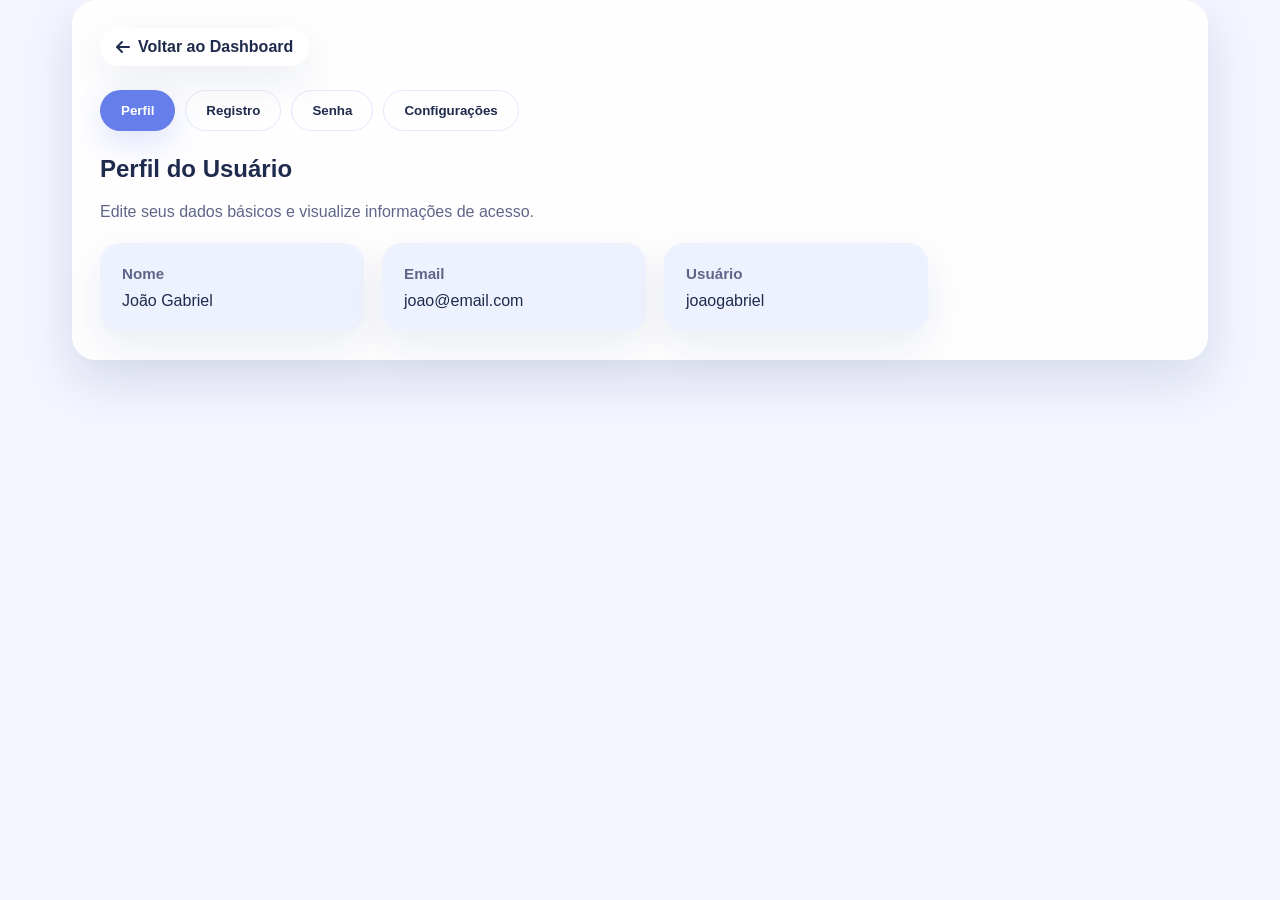
<file: usuario.html>
<!DOCTYPE html>
<html lang="pt-BR">
<head>
    <meta charset="UTF-8">
    <meta name="viewport" content="width=device-width, initial-scale=1.0">
    <title>Usuário | Dashboard</title>
    <link rel="stylesheet" href="https://cdnjs.cloudflare.com/ajax/libs/font-awesome/6.4.0/css/all.min.css">
    <link rel="stylesheet" href="usuario.css">
</head>
<body class="usuario-page">
    <main class="user-interface" id="user-interface">
        <div class="user-topbar">
            <a class="back-button" href="dashboard/dash.html">
                <i class="fas fa-arrow-left"></i> Voltar ao Dashboard
            </a>
        </div>
        <div class="user-panel-tabs">
            <button class="tab-button active" data-tab="perfil">Perfil</button>
            <button class="tab-button" data-tab="registro">Registro</button>
            <button class="tab-button" data-tab="senha">Senha</button>
            <button class="tab-button" data-tab="configuracoes">Configurações</button>
        </div>

        <section class="tab-content active" data-tab="perfil">
            <h2>Perfil do Usuário</h2>
            <p>Edite seus dados básicos e visualize informações de acesso.</p>
            <div class="panel-row">
                <div class="panel-card-small">
                    <h3>Nome</h3>
                    <p id="profileName">João Gabriel</p>
                </div>
                <div class="panel-card-small">
                    <h3>Email</h3>
                    <p id="profileEmail">joao@email.com</p>
                </div>
                <div class="panel-card-small">
                    <h3>Usuário</h3>
                    <p id="profileUsername">joaogabriel</p>
                </div>
            </div>
        </section>

        <section class="tab-content" data-tab="registro">
            <h2>Registro</h2>
            <p>Complete ou atualize seu cadastro para acessar o painel.</p>
            <form class="form-grid">
                <div class="field-group">
                    <label>Nome completo</label>
                    <input id="registroNome" type="text" placeholder="João Gabriel" />
                    <span id="nameError" class="input-error"></span>
                </div>

                <div class="field-group">
                    <label>Nome de usuário</label>
                    <input id="registroUsername" type="text" inputmode="text" maxlength="30" pattern="[A-Za-z0-9]*" placeholder="joaogabriel" />
                    <span id="usernameError" class="input-error"></span>
                </div>

                <div class="field-group">
                    <label>Email</label>
                    <input id="registroEmail" type="email" placeholder="joao@email.com" />
                    <span id="emailError" class="input-error"></span>
                </div>

                <div class="field-group">
                    <label>Telefone</label>
                    <input id="telefone" type="tel" inputmode="numeric" maxlength="16" placeholder="(00) 00000-0000" />
                    <span id="phoneError" class="input-error"></span>
                </div>

                <button id="salvarRegistro" type="button">Salvar registro</button>
            </form>
        </section>

        <section class="tab-content" data-tab="senha">
            <h2>Senha</h2>
            <p>Atualize sua senha para manter sua conta segura.</p>
            <form class="form-grid">
                <label>Senha atual</label>
                <input type="password" placeholder="Senha atual" />

                <label>Nova senha</label>
                <input type="password" placeholder="Nova senha" />

                <label>Confirmar senha</label>
                <input type="password" placeholder="Confirmar nova senha" />

                <button type="button">Atualizar senha</button>
            </form>
        </section>

        <section class="tab-content" data-tab="configuracoes">
            <h2>Configurações</h2>
            <p>Gerencie as preferências do seu painel de usuário.</p>
            <div class="settings-list">
                <div class="setting-item">
                    <span>Ativar notificações</span>
                    <label class="toggle-switch">
                        <input type="checkbox" checked>
                        <span class="slider"></span>
                    </label>
                </div>
                <div class="setting-item">
                    <span>Modo escuro</span>
                    <label class="toggle-switch">
                        <input id="toggleDarkMode" type="checkbox">
                        <span class="slider"></span>
                    </label>
                </div>
                <div class="setting-item">
                    <span>Relatórios semanais</span>
                    <label class="toggle-switch">
                        <input type="checkbox" checked>
                        <span class="slider"></span>
                    </label>
                </div>
            </div>
        </section>
    </main>

    <script>
        function setDarkMode(enabled) {
            document.body.classList.toggle('dark-mode', enabled);
            localStorage.setItem('darkMode', enabled ? 'on' : 'off');
        }

        function updateDarkModeToggle() {
            const toggle = document.getElementById('toggleDarkMode');
            if (toggle) {
                toggle.checked = document.body.classList.contains('dark-mode');
            }
        }

        function applySavedMode() {
            const saved = localStorage.getItem('darkMode');
            if (saved === 'on') {
                setDarkMode(true);
            } else if (saved === 'off') {
                setDarkMode(false);
            }
        }

        function getStoredProfile() {
            return {
                name: localStorage.getItem('profileName') || 'João Gabriel',
                email: localStorage.getItem('profileEmail') || 'joao@email.com',
                username: localStorage.getItem('profileUsername') || 'joaogabriel',
                phone: localStorage.getItem('profilePhone') || '(00) 00000-0000'
            };
        }

        function saveProfile(profile) {
            localStorage.setItem('profileName', profile.name);
            localStorage.setItem('profileEmail', profile.email);
            localStorage.setItem('profileUsername', profile.username);
            localStorage.setItem('profilePhone', profile.phone);
        }

        function updateProfileUI(profile) {
            const nameEl = document.getElementById('profileName');
            const emailEl = document.getElementById('profileEmail');
            const usernameEl = document.getElementById('profileUsername');
            const phoneEl = document.getElementById('profilePhone');
            if (nameEl) nameEl.textContent = profile.name;
            if (emailEl) emailEl.textContent = profile.email;
            if (usernameEl) usernameEl.textContent = profile.username;
            if (phoneEl) phoneEl.textContent = profile.phone;

            const nameInput = document.getElementById('registroNome');
            const emailInput = document.getElementById('registroEmail');
            const usernameInput = document.getElementById('registroUsername');
            const phoneInput = document.getElementById('telefone');
            if (nameInput) nameInput.value = profile.name;
            if (emailInput) emailInput.value = profile.email;
            if (usernameInput) usernameInput.value = profile.username;
            if (phoneInput) phoneInput.value = profile.phone;
        }

        function showInputError(inputId, message) {
            const input = document.getElementById(inputId);
            let errorId = 'phoneError';
            if (inputId === 'registroEmail') errorId = 'emailError';
            if (inputId === 'registroUsername') errorId = 'usernameError';
            const error = document.getElementById(errorId);
            if (input) input.classList.add('invalid-input');
            if (error) error.textContent = message;
        }

        function clearInputError(inputId) {
            const input = document.getElementById(inputId);
            let errorId = 'phoneError';
            if (inputId === 'registroEmail') errorId = 'emailError';
            if (inputId === 'registroUsername') errorId = 'usernameError';
            const error = document.getElementById(errorId);
            if (input) input.classList.remove('invalid-input');
            if (error) error.textContent = '';
        }

        function validateEmail(email) {
            return /^[^\s@]+@[^\s@]+\.[^\s@]+$/.test(email);
        }

        function validatePhone(phone) {
            return /^\(\d{2}\) \d{5}-\d{4}$/.test(phone);
        }

        function validateUsername(username) {
            if (!username) return false;
            if (!/^[A-Za-z0-9]+$/.test(username)) return false;
            const letters = (username.match(/[A-Za-z]/g) || []).length;
            const numbers = (username.match(/[0-9]/g) || []).length;
            return letters <= 20 && numbers <= 10;
        }

        function formatUsername(value) {
            const cleaned = value.replace(/[^A-Za-z0-9]/g, '');
            let letters = 0;
            let numbers = 0;
            let result = '';
            for (const char of cleaned) {
                if (/[A-Za-z]/.test(char)) {
                    if (letters >= 20) continue;
                    letters += 1;
                    result += char;
                } else if (/[0-9]/.test(char)) {
                    if (numbers >= 10) continue;
                    numbers += 1;
                    result += char;
                }
            }
            return result;
        }

        function initProfile() {
            const profile = getStoredProfile();
            updateProfileUI(profile);

            const saveButton = document.getElementById('salvarRegistro');
            if (saveButton) {
                saveButton.addEventListener('click', () => {
                    const name = document.getElementById('registroNome').value.trim() || profile.name;
                    const emailInput = document.getElementById('registroEmail');
                    const phoneInput = document.getElementById('telefone');
                    const username = document.getElementById('registroUsername').value.trim() || profile.username;
                    const email = emailInput ? emailInput.value.trim() : profile.email;
                    const phone = phoneInput ? phoneInput.value.trim() : profile.phone;

                    let valid = true;
                    clearInputError('registroUsername');
                    clearInputError('registroEmail');
                    clearInputError('telefone');

                    if (!validateUsername(username)) {
                        showInputError('registroUsername', 'Use apenas letras e números (até 20 letras e 10 números).');
                        valid = false;
                    }

                    if (!validateEmail(email)) {
                        showInputError('registroEmail', 'Digite um email válido.');
                        valid = false;
                    }

                    if (!validatePhone(phone)) {
                        showInputError('telefone', 'Telefone deve ter o formato (00) 00000-0000.');
                        valid = false;
                    }

                    if (!valid) return;

                    const updated = { name, email, username, phone };
                    saveProfile(updated);
                    updateProfileUI(updated);
                    alert('Informações salvas com sucesso!');
                });
            }
        }

        function formatPhone(value) {
            const digits = value.replace(/\D/g, '').slice(0, 11);
            const d1 = digits.slice(0, 2);
            const d2 = digits.slice(2, 7);
            const d3 = digits.slice(7, 11);
            if (!d1) return '';
            if (!d2) return `(${d1}`;
            if (!d3) return `(${d1}) ${d2}`;
            return `(${d1}) ${d2}-${d3}`;
        }

        function initPhoneMask() {
            const phoneInput = document.getElementById('telefone');
            if (!phoneInput) return;

            phoneInput.addEventListener('input', (event) => {
                const formatted = formatPhone(event.target.value);
                event.target.value = formatted;
            });
        }

        function initUsernameMask() {
            const usernameInput = document.getElementById('registroUsername');
            if (!usernameInput) return;

            usernameInput.addEventListener('input', (event) => {
                const formatted = formatUsername(event.target.value);
                event.target.value = formatted;
            });
        }

        function openUserTab(tabName) {
            const buttons = document.querySelectorAll('.tab-button');
            const contents = document.querySelectorAll('.tab-content');

            buttons.forEach((button) => {
                button.classList.toggle('active', button.dataset.tab === tabName);
            });

            contents.forEach((content) => {
                content.classList.toggle('active', content.dataset.tab === tabName);
            });
        }

        function initUserTabs() {
            const buttons = document.querySelectorAll('.tab-button');
            buttons.forEach((button) => {
                button.addEventListener('click', () => {
                    openUserTab(button.dataset.tab);
                });
            });
        }

        document.addEventListener('DOMContentLoaded', () => {
            applySavedMode();
            initUserTabs();
            initProfile();

            const darkToggle = document.getElementById('toggleDarkMode');
            if (darkToggle) {
                darkToggle.addEventListener('change', (event) => {
                    setDarkMode(event.target.checked);
                });
                updateDarkModeToggle();
            }

            initPhoneMask();
            initUsernameMask();
        });
    </script>
</body>
</html>
</file>
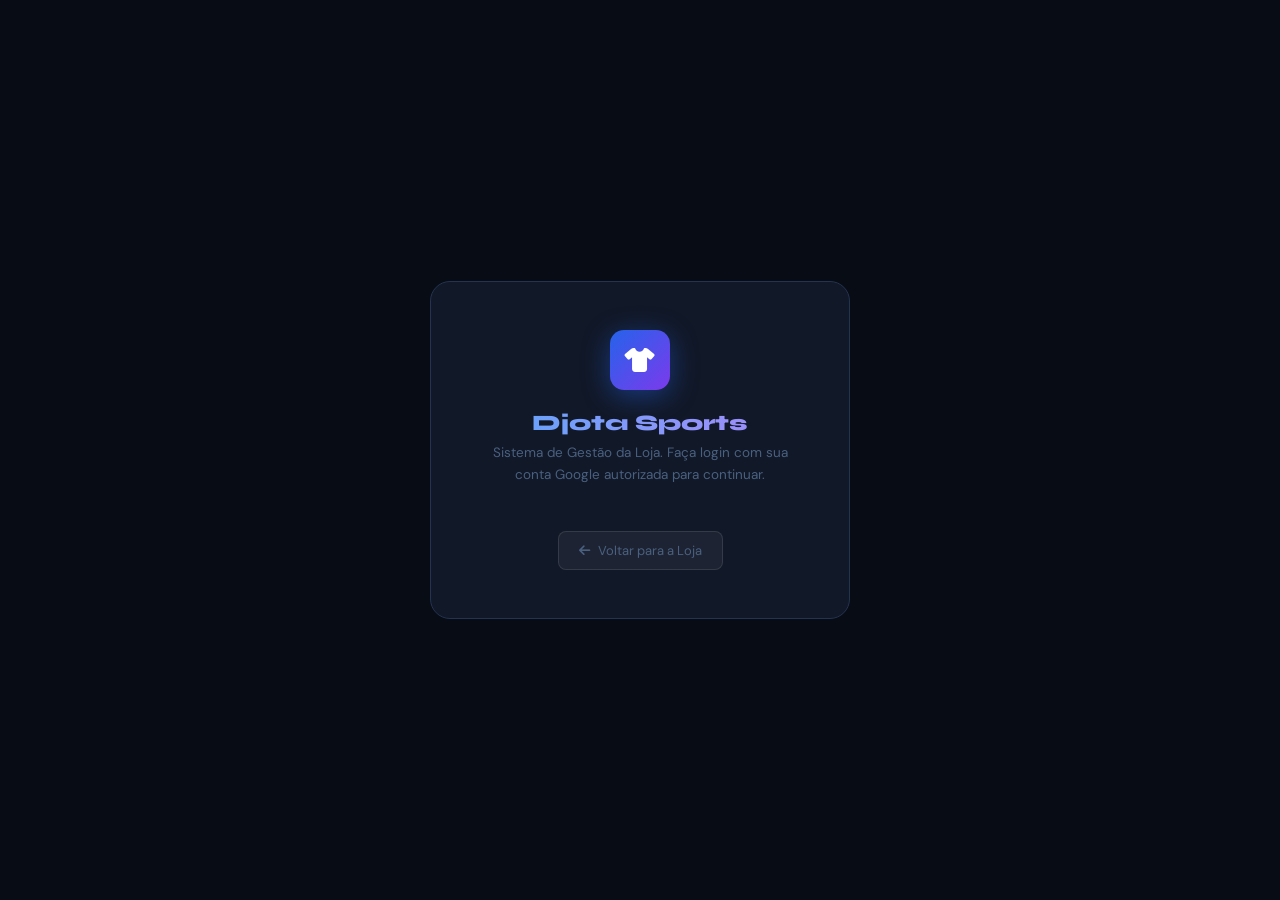
<file: dashboard/dash.html>
<!DOCTYPE html>
<html lang="pt-BR">
<head>
<meta charset="UTF-8">
<meta name="viewport" content="width=device-width, initial-scale=1.0">
<title>Djota Sports — Dashboard</title>

<!-- ═══ GOOGLE IDENTITY SERVICES (Login com Google) ═══ -->
<script src="https://accounts.google.com/gsi/client" async defer></script>

<!-- ═══ ÍCONES E FONTES ═══ -->
<link rel="stylesheet" href="https://cdnjs.cloudflare.com/ajax/libs/font-awesome/6.4.0/css/all.min.css">
<link href="https://fonts.googleapis.com/css2?family=Syne:wght@400;600;700;800&family=DM+Sans:wght@300;400;500;600&display=swap" rel="stylesheet">

<style>
  /* ══════════════════════════════════════════════
     DESIGN TOKENS — tema escuro
  ══════════════════════════════════════════════ */
  :root {
    --bg:        #080c14;
    --surface:   #0d1423;
    --card:      #111827;
    --border:    #1e2d45;
    --border2:   #243352;
    --txt:       #e8edf5;
    --muted:     #4a6080;
    --accent:    #2563eb;
    --accent2:   #7c3aed;
    --green:     #059669;
    --red:       #dc2626;
    --amber:     #d97706;
    --cyan:      #0891b2;
  }
  * { box-sizing: border-box; margin: 0; padding: 0; }
  body {
    font-family: 'DM Sans', sans-serif;
    background: var(--bg);
    color: var(--txt);
    min-height: 100vh;
    overflow-x: hidden;
  }
  h1,h2,h3,.font-display { font-family: 'Syne', sans-serif; }

  /* ══════════════════════════════════════════════
     TELA DE LOGIN
  ══════════════════════════════════════════════ */
  #login-screen {
    position: fixed; inset: 0;
    background: var(--bg);
    display: flex; align-items: center; justify-content: center;
    z-index: 9999;
    transition: opacity .3s ease;
  }
  #login-screen.hidden { opacity: 0; pointer-events: none; }

  .login-card {
    background: var(--card);
    border: 1px solid var(--border2);
    border-radius: 20px;
    padding: 48px 44px;
    width: min(92vw, 420px);
    text-align: center;
    animation: slideUp .4s ease both;
  }
  @keyframes slideUp {
    from { opacity: 0; transform: translateY(20px); }
    to   { opacity: 1; transform: translateY(0); }
  }
  .login-logo {
    width: 60px; height: 60px; border-radius: 14px;
    background: linear-gradient(135deg, var(--accent), var(--accent2));
    display: flex; align-items: center; justify-content: center;
    margin: 0 auto 20px;
    font-size: 26px;
    box-shadow: 0 6px 28px rgba(37,99,235,.45);
  }
  .login-card h1 {
    font-family: 'Syne', sans-serif;
    font-size: 22px; font-weight: 800; color: var(--txt);
    margin-bottom: 6px;
    background: linear-gradient(90deg, #60a5fa, #a78bfa);
    -webkit-background-clip: text; -webkit-text-fill-color: transparent;
  }
  .login-card p {
    font-size: 13.5px; color: var(--muted);
    margin-bottom: 32px; line-height: 1.6;
  }
  #g_id_signin { display: flex; justify-content: center; }

  #login-error {
    font-size: 13px; color: #f87171;
    background: rgba(220,38,38,.12);
    border: 1px solid rgba(220,38,38,.3);
    border-radius: 10px;
    padding: 11px 16px;
    margin-top: 16px;
    display: none;
    text-align: left;
  }

  /* ══════════════════════════════════════════════
     LOADER (spinner pós-login)
  ══════════════════════════════════════════════ */
  #loader {
    position: fixed; inset: 0;
    background: var(--bg);
    display: flex; align-items: center; justify-content: center;
    z-index: 9998;
    transition: opacity .3s;
  }
  #loader.hidden { opacity: 0; pointer-events: none; }
  .spin-ring {
    width: 34px; height: 34px;
    border: 3px solid var(--border2);
    border-top-color: var(--accent);
    border-radius: 50%;
    animation: spin .7s linear infinite;
  }
  @keyframes spin { to { transform: rotate(360deg); } }

  /* ══════════════════════════════════════════════
     APP SHELL
  ══════════════════════════════════════════════ */
  #app { display: none; }
  #app.visible { display: block; }

  /* ── LAYOUT ───────────────────────────────── */
  .shell { display: flex; min-height: 100vh; }

  /* ── SIDEBAR ──────────────────────────────── */
  .sidebar {
    width: 240px; flex-shrink: 0;
    background: var(--surface);
    border-right: 1px solid var(--border);
    display: flex; flex-direction: column;
    position: fixed; top: 0; left: 0; bottom: 0;
    z-index: 50;
  }
  .logo-wrap {
    padding: 28px 22px 24px;
    border-bottom: 1px solid var(--border);
  }
  .logo-icon {
    width: 40px; height: 40px; border-radius: 10px;
    background: linear-gradient(135deg, var(--accent), var(--accent2));
    display: flex; align-items: center; justify-content: center;
    margin-bottom: 10px;
    box-shadow: 0 4px 20px rgba(37,99,235,.4);
  }
  .logo-name {
    font-family: 'Syne', sans-serif;
    font-weight: 800; font-size: 14px;
    letter-spacing: .12em;
    background: linear-gradient(90deg, #60a5fa, #a78bfa);
    -webkit-background-clip: text; -webkit-text-fill-color: transparent;
  }
  .logo-sub { font-size: 10px; color: var(--muted); margin-top: 1px; }

  nav { padding: 16px 12px; flex: 1; display: flex; flex-direction: column; gap: 4px; }
  .nav-btn {
    display: flex; align-items: center; gap: 10px;
    padding: 10px 12px; border-radius: 8px;
    font-size: 13px; font-weight: 500;
    border: 1px solid transparent; background: none;
    color: var(--muted); cursor: pointer;
    transition: all .2s; width: 100%; text-align: left;
  }
  .nav-btn:hover { background: rgba(255,255,255,.04); color: var(--txt); }
  .nav-btn.active {
    background: linear-gradient(135deg, rgba(37,99,235,.15), rgba(124,58,237,.12));
    border-color: rgba(37,99,235,.35);
    color: #93c5fd;
  }
  .nav-btn .icon { width: 18px; text-align: center; font-size: 14px; }

  /* Usuário logado na sidebar */
  .sidebar-user {
    padding: 14px 16px;
    border-top: 1px solid var(--border);
    display: flex; align-items: center; gap: 10px;
    cursor: pointer;
    transition: background .2s;
  }
  .sidebar-user:hover { background: rgba(255,255,255,.03); }
  .user-avatar {
    width: 32px; height: 32px; border-radius: 50%;
    background: linear-gradient(135deg, var(--accent), var(--accent2));
    display: flex; align-items: center; justify-content: center;
    font-size: 13px; font-weight: 700; color: #fff;
    flex-shrink: 0; overflow: hidden;
  }
  .user-avatar img { width: 100%; height: 100%; object-fit: cover; }
  .user-name  { font-size: 12.5px; font-weight: 600; color: var(--txt); line-height: 1.3; }
  .user-email { font-size: 10.5px; color: var(--muted); }
  .user-signout { font-size: 10px; color: #f87171; margin-top: 1px; }

  /* Sync footer */
  .sync-footer {
    padding: 14px 16px;
    border-top: 1px solid var(--border);
  }
  .sync-dot {
    width: 7px; height: 7px; border-radius: 50%;
    background: var(--green); display: inline-block;
    animation: blink 2s infinite;
  }
  .sync-dot.err { background: var(--red); animation: none; }
  @keyframes blink { 0%,100%{opacity:1} 50%{opacity:.3} }
  .btn-sync {
    width: 100%; margin-top: 10px; padding: 8px;
    background: rgba(37,99,235,.1); border: 1px solid rgba(37,99,235,.3);
    border-radius: 7px; color: #93c5fd;
    font-size: 12px; font-weight: 600; cursor: pointer;
    transition: all .2s; font-family: 'DM Sans', sans-serif;
  }
  .btn-sync:hover { background: rgba(37,99,235,.2); }

  /* ── PROGRESS BAR TOPO ────────────────────── */
  #topBar {
    position: fixed; top: 0; left: 240px; right: 0; height: 2px; z-index: 100;
    background: transparent;
  }
  #topBarFill {
    height: 100%;
    background: linear-gradient(90deg, #2563eb, #7c3aed, #2563eb);
    background-size: 200% 100%;
    animation: shimmer 2s linear infinite;
    transition: width 1s linear;
  }
  @keyframes shimmer { 0%{background-position:0%} 100%{background-position:200%} }

  /* ── MAIN CONTENT ─────────────────────────── */
  .main { margin-left: 240px; flex: 1; padding: 40px 36px; }
  .page-title { font-size: 30px; font-weight: 800; margin-bottom: 4px; }
  .page-sub { font-size: 13px; color: var(--muted); margin-bottom: 32px; }

  /* ── STAT CARDS ───────────────────────────── */
  .cards-grid {
    display: grid;
    grid-template-columns: repeat(auto-fit, minmax(210px, 1fr));
    gap: 16px; margin-bottom: 28px;
  }
  .stat-card {
    background: var(--card);
    border: 1px solid var(--border);
    border-radius: 14px; padding: 22px;
    position: relative; overflow: hidden;
    transition: transform .2s, box-shadow .2s;
  }
  .stat-card:hover { transform: translateY(-2px); box-shadow: 0 12px 40px rgba(0,0,0,.4); }
  .stat-card::before {
    content: ''; position: absolute; top: 0; left: 0; right: 0; height: 2px;
  }
  .sc-blue::before  { background: linear-gradient(90deg,#2563eb,#60a5fa); }
  .sc-green::before { background: linear-gradient(90deg,#059669,#34d399); }
  .sc-red::before   { background: linear-gradient(90deg,#dc2626,#f87171); }
  .sc-amber::before { background: linear-gradient(90deg,#d97706,#fbbf24); }
  .sc-purple::before{ background: linear-gradient(90deg,#7c3aed,#a78bfa); }

  .sc-label { font-size: 11px; color: var(--muted); text-transform: uppercase; letter-spacing: .1em; font-weight: 600; }
  .sc-value { font-family: 'Syne', sans-serif; font-size: 28px; font-weight: 800; margin: 10px 0 6px; }
  .sc-sub   { font-size: 11px; color: var(--muted); }
  .sc-icon  {
    position: absolute; right: 20px; top: 22px;
    width: 42px; height: 42px; border-radius: 10px;
    display: flex; align-items: center; justify-content: center;
    font-size: 17px;
  }

  /* ── PANELS ROW ───────────────────────────── */
  .row2 { display: grid; grid-template-columns: 1fr 320px; gap: 16px; }
  .panel {
    background: var(--card);
    border: 1px solid var(--border);
    border-radius: 14px; overflow: hidden;
  }
  .panel-head {
    display: flex; align-items: center; justify-content: space-between;
    padding: 18px 22px; border-bottom: 1px solid var(--border);
  }
  .panel-title { font-family: 'Syne', sans-serif; font-size: 15px; font-weight: 700; display: flex; align-items: center; gap: 8px; }

  /* ── TABLE ────────────────────────────────── */
  .tbl { width: 100%; border-collapse: collapse; }
  .tbl th {
    padding: 12px 16px;
    font-size: 10px; font-weight: 700;
    text-transform: uppercase; letter-spacing: .1em;
    color: var(--muted); background: rgba(255,255,255,.02);
    border-bottom: 1px solid var(--border);
  }
  .tbl td { padding: 13px 16px; font-size: 13px; border-bottom: 1px solid rgba(30,45,69,.6); }
  .tbl tbody tr { transition: background .15s; }
  .tbl tbody tr:hover { background: rgba(255,255,255,.025); }
  .tbl tbody tr:last-child td { border-bottom: none; }

  /* ── BADGES ───────────────────────────────── */
  .badge {
    display: inline-flex; align-items: center; gap: 4px;
    padding: 3px 10px; border-radius: 20px;
    font-size: 11px; font-weight: 600;
  }
  .badge-green  { background: rgba(5,150,105,.15); color: #34d399; border: 1px solid rgba(5,150,105,.3); }
  .badge-red    { background: rgba(220,38,38,.15);  color: #f87171; border: 1px solid rgba(220,38,38,.3); }
  .badge-amber  { background: rgba(217,119,6,.15);  color: #fbbf24; border: 1px solid rgba(217,119,6,.3); }
  .badge-blue   { background: rgba(37,99,235,.15);  color: #93c5fd; border: 1px solid rgba(37,99,235,.3); }
  .badge-muted  { background: rgba(74,96,128,.15);  color: var(--muted); border: 1px solid rgba(74,96,128,.3); }

  .size-chip {
    display: inline-block; padding: 3px 9px;
    background: var(--surface); border: 1px solid var(--border2);
    border-radius: 6px; font-size: 11px; font-weight: 700; color: var(--txt);
  }

  /* ── PROGRESS BAR (tabela) ────────────────── */
  .pbar { height: 5px; background: var(--border); border-radius: 3px; overflow: hidden; margin-top: 5px; }
  .pbar-fill { height: 100%; border-radius: 3px; transition: width 1s ease; }

  /* ── CHART BARS ───────────────────────────── */
  .chart-row { margin-bottom: 14px; }
  .chart-label { display: flex; justify-content: space-between; margin-bottom: 5px; font-size: 12px; }
  .chart-bar-bg { height: 8px; background: var(--border); border-radius: 4px; overflow: hidden; }
  .chart-bar-fill { height: 100%; border-radius: 4px; transition: width 1s ease; }

  /* ── BUTTONS ──────────────────────────────── */
  .btn-primary {
    display: inline-flex; align-items: center; gap: 6px;
    padding: 8px 16px; border-radius: 8px;
    background: linear-gradient(135deg, #2563eb, #7c3aed);
    border: none; color: white; font-size: 12px; font-weight: 700;
    cursor: pointer; transition: all .2s; font-family: 'DM Sans', sans-serif;
  }
  .btn-primary:hover { box-shadow: 0 4px 20px rgba(37,99,235,.5); transform: translateY(-1px); }
  .btn-icon {
    padding: 6px 10px; border-radius: 7px;
    background: rgba(37,99,235,.1); border: 1px solid rgba(37,99,235,.25);
    color: #93c5fd; font-size: 12px; cursor: pointer;
    transition: all .2s; font-family: 'DM Sans', sans-serif;
  }
  .btn-icon:hover { background: rgba(37,99,235,.22); }

  /* ── SEARCH / FILTER ──────────────────────── */
  .search-box {
    position: relative; display: inline-flex; align-items: center;
  }
  .search-box i { position: absolute; left: 11px; color: var(--muted); font-size: 12px; }
  .search-box input {
    padding: 7px 12px 7px 32px;
    background: var(--surface); border: 1px solid var(--border);
    border-radius: 8px; color: var(--txt);
    font-size: 13px; outline: none; font-family: 'DM Sans', sans-serif;
    transition: border-color .2s;
  }
  .search-box input:focus { border-color: var(--accent); }
  .search-box input::placeholder { color: var(--muted); }

  /* ── MODAL ────────────────────────────────── */
  .overlay {
    position: fixed; inset: 0;
    background: rgba(0,0,0,.75); backdrop-filter: blur(6px);
    z-index: 200; display: none;
    align-items: center; justify-content: center;
  }
  .overlay.show { display: flex; }
  .modal-box {
    background: var(--card); border: 1px solid var(--border2);
    border-radius: 18px; padding: 30px;
    width: min(92vw, 480px);
    animation: slideUp .25s ease;
  }
  .modal-box.sm { max-width: 400px; }
  .modal-head { display: flex; justify-content: space-between; align-items: center; margin-bottom: 22px; }
  .modal-title { font-family: 'Syne', sans-serif; font-size: 17px; font-weight: 700; }
  .modal-close { background: none; border: none; color: var(--muted); font-size: 20px; cursor: pointer; line-height: 1; }
  .modal-close:hover { color: var(--txt); }
  .field { display: flex; flex-direction: column; gap: 6px; }
  .field label { font-size: 11px; font-weight: 600; color: var(--muted); text-transform: uppercase; letter-spacing: .08em; }
  .field input, .field select {
    padding: 10px 14px;
    background: var(--surface); border: 1px solid var(--border);
    border-radius: 9px; color: var(--txt);
    font-size: 14px; outline: none; font-family: 'DM Sans', sans-serif;
    transition: border-color .2s;
  }
  .field input:focus, .field select:focus { border-color: var(--accent); }
  .field select option { background: var(--surface); }
  .grid2 { display: grid; grid-template-columns: 1fr 1fr; gap: 12px; }
  .modal-actions { display: flex; gap: 10px; margin-top: 22px; }
  .btn-cancel {
    flex: 1; padding: 11px;
    background: rgba(255,255,255,.05); border: 1px solid var(--border);
    border-radius: 9px; color: var(--muted); font-size: 14px;
    font-weight: 600; cursor: pointer; font-family: 'DM Sans', sans-serif;
    transition: background .2s;
  }
  .btn-cancel:hover { background: rgba(255,255,255,.08); }
  .btn-confirm {
    flex: 2; padding: 11px;
    background: linear-gradient(135deg, #2563eb, #7c3aed);
    border: none; border-radius: 9px;
    color: white; font-size: 14px; font-weight: 700;
    cursor: pointer; font-family: 'DM Sans', sans-serif;
    transition: all .2s;
  }
  .btn-confirm:hover { box-shadow: 0 4px 20px rgba(37,99,235,.4); }
  .btn-confirm:disabled { opacity: .5; cursor: not-allowed; }

  /* ── TOAST ────────────────────────────────── */
  #toast {
    position: fixed; bottom: 24px; right: 24px;
    background: var(--card); border: 1px solid var(--border2);
    border-radius: 12px; padding: 14px 18px;
    z-index: 300; min-width: 270px;
    display: none; align-items: center; gap: 12px;
    box-shadow: 0 8px 40px rgba(0,0,0,.5);
    animation: slideRight .3s ease;
  }
  #toast.show { display: flex; }
  @keyframes slideRight { from{transform:translateX(60px);opacity:0} to{transform:translateX(0);opacity:1} }
  #toastIcon { font-size: 18px; }
  #toastTitle { font-size: 13px; font-weight: 700; color: var(--txt); }
  #toastMsg   { font-size: 11px; color: var(--muted); margin-top: 2px; }

  /* ── EMPTY STATE ──────────────────────────── */
  .empty-state {
    text-align: center; padding: 48px 20px; color: var(--muted);
  }
  .spinner-icon { font-size: 22px; display: block; margin-bottom: 10px; }

  /* ── SCROLLBAR ────────────────────────────── */
  ::-webkit-scrollbar { width: 5px; height: 5px; }
  ::-webkit-scrollbar-track { background: var(--bg); }
  ::-webkit-scrollbar-thumb { background: var(--border2); border-radius: 3px; }

  /* ── RESPONSIVE ───────────────────────────── */
  @media (max-width: 900px) {
    .row2 { grid-template-columns: 1fr; }
    .main { padding: 24px 16px; }
  }
</style>
</head>
<body>

<!-- ═══════════════════════════════════════════════════
     TELA DE LOGIN (aparece antes do app)
════════════════════════════════════════════════════ -->
<div id="login-screen">
  <div class="login-card">
    <div class="login-logo">
      <i class="fa-solid fa-shirt" style="color:white; font-size:24px;"></i>
    </div>
    <h1>Djota Sports</h1>
    <p>Sistema de Gestão da Loja. Faça login com sua conta Google autorizada para continuar.</p>

    <!-- Botão oficial do Google -->
    <div id="g_id_onload"
      data-client_id="483232665914-efu3c5mvsnu8dh4acp6guq6lk4ku1kce.apps.googleusercontent.com"
      data-callback="handleCredentialResponse"
      data-auto_prompt="false">
    </div>
    <div class="g_id_signin"
      data-type="standard"
      data-size="large"
      data-theme="filled_black"
      data-text="signin_with"
      data-shape="rectangular"
      data-locale="pt-BR">
    </div>

    <div id="login-error">
      <i class="fa-solid fa-triangle-exclamation" style="margin-right:6px;"></i>
      Esta conta não tem permissão de acesso. Peça ao administrador para adicionar seu e-mail à lista de usuários.
    </div>

    <!-- Botão voltar para a loja -->
    <a href="../index.html" style="
      display:inline-flex; align-items:center; gap:8px;
      margin-top:14px; padding:10px 20px; border-radius:8px;
      background:rgba(255,255,255,0.05); border:1px solid rgba(255,255,255,0.1);
      color:var(--muted); font-size:13px; text-decoration:none;
      transition:background .2s, color .2s;
    " onmouseover="this.style.background='rgba(255,255,255,0.10)';this.style.color='#fff'"
       onmouseout="this.style.background='rgba(255,255,255,0.05)';this.style.color='var(--muted)'">
      <i class="fa-solid fa-arrow-left"></i> Voltar para a Loja
    </a>
  </div>
</div>

<!-- ═══ LOADER (exibido enquanto carrega dados pós-login) ═══ -->
<div id="loader" class="hidden">
  <div class="spin-ring"></div>
</div>

<!-- ═══════════════════════════════════════════════════
     APP PRINCIPAL (oculto até login)
════════════════════════════════════════════════════ -->
<div id="app">

  <!-- Barra de progresso countdown -->
  <div id="topBar"><div id="topBarFill" style="width:100%"></div></div>

  <!-- ═══ SIDEBAR ═══════════════════════════════════════ -->
  <aside class="sidebar">
    <div class="logo-wrap">
      <div class="logo-icon">
        <i class="fa-solid fa-shirt" style="color:white;font-size:17px;"></i>
      </div>
      <div class="logo-name">DJOTA SPORTS</div>
      <div class="logo-sub">Sistema de Gestão</div>
    </div>

    <nav>
      <button class="nav-btn active" id="btn-painel" onclick="trocarAba('painel')">
        <i class="fa-solid fa-chart-pie icon"></i> Painel Geral
      </button>
      <button class="nav-btn" id="btn-inventario" onclick="trocarAba('inventario')">
        <i class="fa-solid fa-warehouse icon"></i> Inventário
      </button>
      <a href="../index.html" class="nav-btn" style="
        display:flex; align-items:center; gap:10px; text-decoration:none;
        margin-top:8px; border-top:1px solid var(--border); padding-top:14px;
        color:var(--muted);
      " onmouseover="this.style.background='rgba(255,255,255,0.04)';this.style.color='var(--txt)'"
         onmouseout="this.style.background='';this.style.color='var(--muted)'">
        <i class="fa-solid fa-store icon"></i> Página da Loja
      </a>
    </nav>

    <!-- Usuário logado -->
    <div class="sidebar-user" onclick="fazerLogout()" title="Clique para sair">
      <div class="user-avatar" id="userAvatarWrap">
        <span id="userInitials">?</span>
      </div>
      <div style="flex:1;min-width:0;">
        <div class="user-name" id="userNameDisplay">—</div>
        <div class="user-email" id="userEmailDisplay" style="white-space:nowrap;overflow:hidden;text-overflow:ellipsis;max-width:140px;"></div>
        <div class="user-signout">Sair da conta</div>
      </div>
    </div>

    <!-- Sync info -->
    <div class="sync-footer">
      <div style="display:flex;align-items:center;gap:7px;margin-bottom:5px;">
        <span class="sync-dot" id="syncDot"></span>
        <span style="font-size:12px;color:var(--muted);">Sincronização ativa</span>
      </div>
      <div id="lastSync" style="font-size:11px;color:var(--muted);margin-bottom:6px;">Carregando...</div>
      <div style="display:flex;justify-content:space-between;margin-bottom:4px;">
        <span style="font-size:10px;color:var(--muted);">Próxima atualização</span>
        <span id="countdownText" style="font-size:10px;color:#93c5fd;font-weight:700;">60s</span>
      </div>
      <button class="btn-sync" onclick="carregarDashboard()">
        <i class="fa-solid fa-rotate-right"></i> Sincronizar Agora
      </button>
    </div>
  </aside>

  <!-- ═══ PAINEL GERAL ═════════════════════════════════ -->
  <div class="main" id="conteudo-painel">
    <h2 class="page-title">Painel Geral</h2>
    <p class="page-sub">Visão financeira e fluxo de lançamentos da loja.</p>

    <div class="cards-grid">
      <div class="stat-card sc-blue">
        <div class="sc-icon" style="background:rgba(37,99,235,.12);">
          <i class="fa-solid fa-dollar-sign" style="color:#60a5fa;"></i>
        </div>
        <div class="sc-label">Faturamento Total</div>
        <div class="sc-value" id="card-receita-valor">R$ 0,00</div>
        <div class="sc-sub">Total arrecadado em vendas</div>
      </div>
      <div class="stat-card sc-red" id="card-lucro-wrap">
        <div class="sc-icon" style="background:rgba(220,38,38,.12);">
          <i class="fa-solid fa-hand-holding-dollar" style="color:#f87171;"></i>
        </div>
        <div class="sc-label">Lucro Real</div>
        <div class="sc-value" id="card-lucro-valor">R$ 0,00</div>
        <div class="sc-sub">Receita menos custos</div>
      </div>
      <div class="stat-card sc-purple">
        <div class="sc-icon" style="background:rgba(124,58,237,.12);">
          <i class="fa-solid fa-bag-shopping" style="color:#a78bfa;"></i>
        </div>
        <div class="sc-label">Peças Vendidas</div>
        <div class="sc-value" id="card-vendas-valor">0 un.</div>
        <div class="sc-sub">Total de unidades saídas</div>
      </div>
      <div class="stat-card sc-amber">
        <div class="sc-icon" style="background:rgba(217,119,6,.12);">
          <i class="fa-solid fa-boxes-stacked" style="color:#fbbf24;"></i>
        </div>
        <div class="sc-label">Estoque Restante</div>
        <div class="sc-value" id="card-estoque-resante">0 un.</div>
        <div class="sc-sub">Unidades ainda disponíveis</div>
      </div>
    </div>

    <div class="row2">
      <!-- Movimentações -->
      <div class="panel">
        <div class="panel-head">
          <div class="panel-title">
            <i class="fa-solid fa-clock-rotate-left" style="color:#a78bfa;"></i>
            Últimas Movimentações
          </div>
          <button class="btn-primary" onclick="abrirModalVenda()">
            <i class="fa-solid fa-plus"></i> Nova Venda
          </button>
        </div>
        <div style="overflow-x:auto;">
          <table class="tbl">
            <thead>
              <tr>
                <th style="text-align:left;">Cliente</th>
                <th style="text-align:left;">Método</th>
                <th style="text-align:center;">Tam</th>
                <th style="text-align:center;">Qtd</th>
                <th style="text-align:left;">Modelo/Cor</th>
                <th style="text-align:right;">Valor Pago</th>
              </tr>
            </thead>
            <tbody id="recentActivityBody">
              <tr><td colspan="6" class="empty-state">
                <i class="fa-solid fa-spinner fa-spin spinner-icon"></i>Carregando...
              </td></tr>
            </tbody>
          </table>
        </div>
      </div>

      <!-- Gráfico lateral -->
      <div class="panel">
        <div class="panel-head">
          <div class="panel-title">
            <i class="fa-solid fa-chart-bar" style="color:#fbbf24;"></i>
            Vendas por Modelo
          </div>
        </div>
        <div style="padding:20px;" id="salesChart">
          <p class="empty-state" style="padding:20px 0;">Carregando...</p>
        </div>
      </div>
    </div>
  </div>

  <!-- ═══ INVENTÁRIO ════════════════════════════════════ -->
  <div class="main" id="conteudo-inventario" style="display:none;">
    <div style="display:flex;justify-content:space-between;align-items:flex-end;margin-bottom:32px;flex-wrap:wrap;gap:12px;">
      <div>
        <h2 class="page-title">Inventário de Estoque</h2>
        <p class="page-sub" style="margin-bottom:0;">
          Clique em <i class="fa-solid fa-pen-to-square" style="color:#93c5fd;"></i> para editar e salvar direto na planilha.
        </p>
      </div>
      <div style="display:flex;gap:10px;align-items:center;">
        <div class="search-box">
          <i class="fa-solid fa-magnifying-glass"></i>
          <input type="text" id="filterInput" placeholder="Filtrar modelo..." oninput="filtrarInventario()">
        </div>
        <span class="badge badge-green" id="syncBadge">
          <i class="fa-solid fa-check"></i> Sincronizado
        </span>
      </div>
    </div>

    <div class="panel">
      <div style="overflow-x:auto;">
        <table class="tbl">
          <thead>
            <tr>
              <th style="text-align:left;">Modelo / Cor</th>
              <th style="text-align:center;">Tam</th>
              <th style="text-align:center;">Comprado</th>
              <th style="text-align:center;">Vendido</th>
              <th style="text-align:center;">Estoque</th>
              <th style="text-align:center;min-width:100px;">Ocupação</th>
              <th style="text-align:center;">Status</th>
              <th style="text-align:center;">Editar</th>
            </tr>
          </thead>
          <tbody id="estoqueDetalhadoBody">
            <tr><td colspan="8" class="empty-state">
              <i class="fa-solid fa-spinner fa-spin spinner-icon"></i>Sincronizando dados...
            </td></tr>
          </tbody>
        </table>
      </div>
    </div>
  </div>

</div><!-- /#app -->

<!-- ═══ MODAL — NOVA VENDA ════════════════════════════ -->
<div class="overlay" id="modalVenda">
  <div class="modal-box">
    <div class="modal-head">
      <div class="modal-title">
        <i class="fa-solid fa-bag-shopping" style="color:#a78bfa;margin-right:8px;"></i>
        Registrar Nova Venda
      </div>
      <button class="modal-close" onclick="fecharModal('modalVenda')">
        <i class="fa-solid fa-xmark"></i>
      </button>
    </div>
    <div style="display:flex;flex-direction:column;gap:14px;">
      <div class="field">
        <label>Cliente</label>
        <input type="text" id="m-cliente" placeholder="Nome do cliente">
      </div>
      <div class="grid2">
        <div class="field">
          <label>Modelo / Cor</label>
          <select id="m-cor">
            <option value="AMARELA">AMARELA</option>
            <option value="AZUL">AZUL</option>
            <option value="AMAR.FEM">AMAR.FEM</option>
            <option value="AZUL.FEM">AZUL.FEM</option>
          </select>
        </div>
        <div class="field">
          <label>Tamanho</label>
          <select id="m-tamanho">
            <option>P</option><option>M</option><option>G</option><option>GG</option>
          </select>
        </div>
      </div>
      <div class="grid2">
        <div class="field">
          <label>Método de Pagamento</label>
          <select id="m-metodo">
            <option>PIX</option><option>CARTÃO</option><option>DINHEIRO</option>
          </select>
        </div>
        <div class="field">
          <label>Quantidade</label>
          <input type="number" id="m-qtd" value="1" min="1">
        </div>
      </div>
      <div class="field">
        <label>Valor Pago (R$)</label>
        <input type="number" id="m-valor" placeholder="0.00" step="0.01">
      </div>
    </div>
    <div class="modal-actions">
      <button class="btn-cancel" onclick="fecharModal('modalVenda')">Cancelar</button>
      <button class="btn-confirm" id="btnConfirmVenda" onclick="salvarVenda()">
        <i class="fa-solid fa-check"></i> Confirmar Venda
      </button>
    </div>
  </div>
</div>

<!-- ═══ MODAL — EDITAR ESTOQUE ══════════════════════ -->
<div class="overlay" id="modalEstoque">
  <div class="modal-box sm">
    <div class="modal-head">
      <div class="modal-title">
        <i class="fa-solid fa-pen-to-square" style="color:#60a5fa;margin-right:8px;"></i>
        Editar Estoque
      </div>
      <button class="modal-close" onclick="fecharModal('modalEstoque')">
        <i class="fa-solid fa-xmark"></i>
      </button>
    </div>
    <p id="editLabel" style="font-size:15px;font-weight:700;color:#93c5fd;margin-bottom:18px;text-align:center;"></p>
    <div style="display:flex;flex-direction:column;gap:14px;">
      <div class="field">
        <label>Total Comprado (entrada no estoque)</label>
        <input type="number" id="edit-comprado" min="0">
      </div>
      <div class="field">
        <label>Total Vendido (saídas confirmadas)</label>
        <input type="number" id="edit-vendido" min="0">
      </div>
    </div>
    <div class="modal-actions">
      <button class="btn-cancel" onclick="fecharModal('modalEstoque')">Cancelar</button>
      <button class="btn-confirm" id="btnConfirmEstoque" onclick="salvarEdicaoEstoque()">
        <i class="fa-solid fa-floppy-disk"></i> Salvar na Planilha
      </button>
    </div>
  </div>
</div>

<!-- ═══ TOAST ════════════════════════════════════════ -->
<div id="toast">
  <i id="toastIcon"></i>
  <div><div id="toastTitle"></div><div id="toastMsg"></div></div>
</div>

<!-- ══════════════════════════════════════════════════════════════
     JAVASCRIPT
══════════════════════════════════════════════════════════════ -->
<script>
// ╔══════════════════════════════════════════════════════════════╗
// ║  ⚙️  CONFIGURAÇÃO — EDITE ESTA SEÇÃO ANTES DE USAR          ║
// ╠══════════════════════════════════════════════════════════════╣
// ║                                                              ║
// ║  1. CLIENT_ID                                                ║
// ║     → Google Cloud Console > APIs & Services > Credentials  ║
// ║     → OAuth 2.0 Client IDs > copie o valor                  ║
// ║     → Adicione o domínio do GitHub Pages em "Origens JS"    ║
// ║       Ex: https://SEUNOME.github.io                         ║
// ║                                                              ║
// ║  2. ALLOWED_EMAILS                                           ║
// ║     → Liste os e-mails que podem acessar o dashboard.       ║
// ║     → Apenas contas Google (Gmail ou Google Workspace).     ║
// ║                                                              ║
// ║  3. APPS_SCRIPT_URL                                          ║
// ║     → URL do seu Google Apps Script Web App                 ║
// ║     → Deixe '' para usar apenas o CSV (somente leitura)     ║
// ║                                                              ║
// ║  4. CSV_URL                                                  ║
// ║     → Arquivo > Compartilhar > Publicar na web > CSV        ║
// ║     → Copie a URL e cole abaixo                             ║
// ║                                                              ║
// ╚══════════════════════════════════════════════════════════════╝

const CONFIG = {
  CLIENT_ID: '483232665914-efu3c5mvsnu8dh4acp6guq6lk4ku1kce.apps.googleusercontent.com',

  // ─── E-mails autorizados (adicione todos os vendedores) ───────
  ALLOWED_EMAILS: [
    'joao0805.oliveira@gmail.com',
    'dantejabbur@gmail.com',
  ],

  // ─── URL do Apps Script (leitura sem cache + escrita) ─────────
  APPS_SCRIPT_URL: 'https://script.google.com/macros/s/AKfycbyWD3lbchI9Y-O49xKKBsnuS4LqahcP2XWGghyMpVeCvNa1feNWtbFIrO0x657WuPZZpw/exec', // ← substitua pela URL após criar o Apps Script (instruções abaixo)

  // ─── URL CSV público (fallback se não tiver Apps Script) ──────
  CSV_URL: 'https://docs.google.com/spreadsheets/d/e/2PACX-1vQeziQ2L-3XrZBYmfBkW6KRt8-dby34QEfH88E0pIiTX34h35Vejrp2PHrhua60Pg/pub?gid=1893955553&single=true&output=csv',

  REFRESH_SEC: 60,
};

// ── Estado global ─────────────────────────────────────────────
let dadosEstoque   = [];
let dadosVendas    = [];
let editando       = null;
let countdownSec   = CONFIG.REFRESH_SEC;
let countdownTimer = null;
let usuarioLogado  = null;

// ══════════════════════════════════════════════════════════════
// AUTH — GOOGLE IDENTITY SERVICES
// ══════════════════════════════════════════════════════════════

/**
 * Callback chamado pelo botão Google após o usuário fazer login.
 * Recebe um JWT com nome, email e foto do usuário.
 */
function handleCredentialResponse(response) {
  const payload = parseJWT(response.credential);
  const email   = (payload.email || '').toLowerCase().trim();

  // Verifica se o e-mail está na lista de autorizados
  const emailsPermitidos = CONFIG.ALLOWED_EMAILS.map(e => e.toLowerCase().trim());
  if (!emailsPermitidos.includes(email)) {
    document.getElementById('login-error').style.display = 'block';
    return;
  }

  // Salva dados do usuário e exibe no sidebar
  usuarioLogado = payload;
  atualizarInfoUsuario(payload);

  // Mostra loader e carrega o dashboard
  document.getElementById('loader').classList.remove('hidden');
  document.getElementById('login-screen').classList.add('hidden');
  document.getElementById('app').classList.add('visible');

  carregarDashboard();
}

/**
 * Atualiza o bloco de usuário na sidebar.
 */
function atualizarInfoUsuario(payload) {
  const nome    = payload.name  || payload.email || '—';
  const email   = payload.email || '';
  const initials = nome.split(' ').map(w => w[0]).slice(0,2).join('').toUpperCase();

  document.getElementById('userNameDisplay').textContent  = nome;
  document.getElementById('userEmailDisplay').textContent = email;
  document.getElementById('userInitials').textContent     = initials;

  if (payload.picture) {
    document.getElementById('userAvatarWrap').innerHTML =
      `<img src="${payload.picture}" alt="avatar" referrerpolicy="no-referrer">`;
  }
}

/**
 * Desloga o usuário e volta para a tela de login.
 */
function fazerLogout() {
  if (!confirm('Deseja realmente sair da conta?')) return;
  clearInterval(countdownTimer);
  usuarioLogado = null;
  if (window.google && google.accounts && google.accounts.id) {
    google.accounts.id.disableAutoSelect();
  }
  document.getElementById('app').classList.remove('visible');
  document.getElementById('login-screen').classList.remove('hidden');
  document.getElementById('login-error').style.display = 'none';
  // Recarrega a página para forçar o botão Google a reaparecer
  setTimeout(() => location.reload(), 200);
}

/**
 * Decodifica o JWT do Google (sem validação de assinatura — apenas para leitura de dados).
 */
function parseJWT(token) {
  try {
    return JSON.parse(atob(token.split('.')[1].replace(/-/g,'+').replace(/_/g,'/')));
  } catch { return {}; }
}

// ══════════════════════════════════════════════════════════════
// NAVEGAÇÃO
// ══════════════════════════════════════════════════════════════
function trocarAba(aba) {
  const isPainel = aba === 'painel';
  document.getElementById('conteudo-painel').style.display     = isPainel ? 'block' : 'none';
  document.getElementById('conteudo-inventario').style.display = isPainel ? 'none'  : 'block';
  document.getElementById('btn-painel').classList.toggle('active', isPainel);
  document.getElementById('btn-inventario').classList.toggle('active', !isPainel);
}

// ══════════════════════════════════════════════════════════════
// CARREGAMENTO DE DADOS
// ══════════════════════════════════════════════════════════════
function parseCSVLine(linha) {
  const res = []; let inQ = false, cur = '';
  for (const c of linha) {
    if (c === '"')                              { inQ = !inQ; }
    else if ((c === ',' || c === ';') && !inQ) { res.push(cur.trim()); cur = ''; }
    else                                        { cur += c; }
  }
  res.push(cur.trim());
  return res;
}

async function carregarDashboard() {
  document.getElementById('syncDot').className = 'sync-dot';
  document.getElementById('syncBadge').innerHTML = '<i class="fa-solid fa-spinner fa-spin"></i> Sincronizando';
  document.getElementById('syncBadge').className = 'badge badge-blue';

  try {
    // Leitura sempre via CSV público (evita problemas de CORS com Apps Script)
    // Escrita (Nova Venda / editar estoque) continua usando Apps Script via POST
    const controller = new AbortController();
    const timeout = setTimeout(() => controller.abort(), 15000); // timeout de 15s
    const res = await fetch(`${CONFIG.CSV_URL}&cache=${Date.now()}`, {
      signal: controller.signal
    });
    clearTimeout(timeout);
    const linhas = (await res.text()).split(/\r?\n/);

    processarDados(linhas);

    const agora = new Date();
    document.getElementById('lastSync').textContent =
      `Atualizado às ${agora.toLocaleTimeString('pt-BR')}`;
    document.getElementById('syncBadge').innerHTML  = '<i class="fa-solid fa-check"></i> Sincronizado';
    document.getElementById('syncBadge').className  = 'badge badge-green';

  } catch (e) {
    console.error(e);
    document.getElementById('syncDot').className    = 'sync-dot err';
    document.getElementById('syncBadge').innerHTML  = '<i class="fa-solid fa-xmark"></i> Erro';
    document.getElementById('syncBadge').className  = 'badge badge-red';
    toast('Erro de sincronização', 'Não foi possível carregar os dados.', 'error');
  }

  // Esconde o loader após primeiro carregamento
  document.getElementById('loader').classList.add('hidden');
  reiniciarCountdown();
}

// ══════════════════════════════════════════════════════════════
// PROCESSAMENTO DOS DADOS DA PLANILHA
// ══════════════════════════════════════════════════════════════
function processarDados(linhas) {
  let faturamento = 'R$ 0,00', lucro = 'R$ 0,00';
  let totalVendidas = 0, totalEstoque = 0;
  let primeiraVenda = -1;
  const salesByModel = {};
  dadosEstoque = []; dadosVendas = [];

  linhas.forEach((txt, idx) => {
    const d = parseCSVLine(txt);
    if (!d.length || !d[0]) return;
    const A = d[0].toUpperCase();

    if (A.includes('FATURAMENTO')) { faturamento = d[1] || 'R$ 0,00'; return; }
    if (A.includes('LUCRO'))       { lucro = d[1] || 'R$ 0,00'; return; }
    if (A.includes('CLIENTE'))     { primeiraVenda = idx; return; }

    // Bloco de estoque (antes do cabeçalho de vendas)
    if (idx >= 3 && primeiraVenda === -1) {
      if (A.includes('PRODUTO') || A.includes('ESTOQUE') || A === '') return;

      const comprado     = parseInt(d[2]) || 0;
      const vendido      = parseInt(d[3]) || 0;
      const estoqueAtual = comprado - vendido;

      totalVendidas += vendido;
      totalEstoque  += estoqueAtual;

      const nomeModelo = d[0].trim();
      const tamanho    = (d[1] || '').trim().toUpperCase();
      dadosEstoque.push({ nomeModelo, tamanho, comprado, vendido, estoqueAtual });
      salesByModel[nomeModelo] = (salesByModel[nomeModelo] || 0) + vendido;
    }

    // Linhas de vendas (após cabeçalho Cliente)
    if (primeiraVenda !== -1 && idx > primeiraVenda && d.length >= 5 && d[0]) {
      dadosVendas.push(d);
    }
  });

  // ── Atualiza cards KPI ──
  const fmt = v => v.includes('R$') ? v : `R$ ${v}`;
  document.getElementById('card-receita-valor').textContent   = fmt(faturamento);
  document.getElementById('card-vendas-valor').textContent    = `${totalVendidas} un.`;
  document.getElementById('card-estoque-resante').textContent = `${totalEstoque} un.`;

  const lucroEl  = document.getElementById('card-lucro-valor');
  lucroEl.textContent = fmt(lucro);
  const lucroNum = parseFloat(lucro.replace(/[R$\s.]/g,'').replace(',','.'));
  lucroEl.style.color = lucroNum >= 0 ? '#34d399' : '#f87171';

  renderizarVendas();
  renderizarEstoque();
  renderizarGrafico(salesByModel);
}

// ══════════════════════════════════════════════════════════════
// RENDERIZAÇÃO
// ══════════════════════════════════════════════════════════════
function renderizarVendas() {
  const tbody = document.getElementById('recentActivityBody');
  if (!dadosVendas.length) {
    tbody.innerHTML = `<tr><td colspan="6" class="empty-state">Nenhuma venda registrada.</td></tr>`;
    return;
  }
  tbody.innerHTML = dadosVendas.map(d => `
    <tr>
      <td style="font-weight:600;">${escHtml(d[0])}</td>
      <td><span class="badge badge-blue">${escHtml(d[1])}</span></td>
      <td style="text-align:center;"><span class="size-chip">${escHtml(d[2])}</span></td>
      <td style="text-align:center;color:#a78bfa;font-weight:700;">${escHtml(d[3])}</td>
      <td style="color:var(--muted);">${escHtml(d[4])}</td>
      <td style="text-align:right;color:#34d399;font-weight:700;">R$ ${escHtml(d[5])}</td>
    </tr>`).join('');
}

function renderizarEstoque(filtro = '') {
  const tbody = document.getElementById('estoqueDetalhadoBody');
  const lista = filtro
    ? dadosEstoque.filter(d => d.nomeModelo.toUpperCase().includes(filtro.toUpperCase()))
    : dadosEstoque;

  if (!lista.length) {
    tbody.innerHTML = `<tr><td colspan="8" class="empty-state">Nenhum item encontrado.</td></tr>`;
    return;
  }

  tbody.innerHTML = lista.map(d => {
    const pct      = d.comprado > 0 ? Math.min(100, Math.round((d.vendido / d.comprado) * 100)) : 0;
    const isAzul   = d.nomeModelo.toUpperCase().includes('AZUL');
    const iconColor = isAzul ? '#60a5fa' : '#fbbf24';
    const barColor  = pct >= 100 ? '#f87171' : pct >= 70 ? '#fbbf24' : '#34d399';

    let badgeClass, badgeText;
    if (d.comprado === 0)       { badgeClass = 'badge-muted'; badgeText = 'Sem entrada'; }
    else if (d.estoqueAtual === 0) { badgeClass = 'badge-red';   badgeText = 'Esgotado'; }
    else if (d.estoqueAtual === 1) { badgeClass = 'badge-amber'; badgeText = 'Crítico'; }
    else                           { badgeClass = 'badge-green'; badgeText = 'Em Estoque'; }

    return `
    <tr>
      <td>
        <div style="display:flex;align-items:center;gap:9px;">
          <i class="fa-solid fa-shirt" style="color:${iconColor};font-size:15px;"></i>
          <span style="font-weight:600;">${escHtml(d.nomeModelo)}</span>
        </div>
      </td>
      <td style="text-align:center;"><span class="size-chip">${escHtml(d.tamanho)}</span></td>
      <td style="text-align:center;color:var(--muted);">${d.comprado} un</td>
      <td style="text-align:center;color:#a78bfa;font-weight:600;">${d.vendido} un</td>
      <td style="text-align:center;font-weight:700;color:${d.estoqueAtual===0?'#f87171':'var(--txt)'};">${d.estoqueAtual} un</td>
      <td style="text-align:center;min-width:90px;">
        <div style="font-size:10px;color:var(--muted);margin-bottom:4px;">${pct}%</div>
        <div class="pbar"><div class="pbar-fill" style="width:${pct}%;background:${barColor};"></div></div>
      </td>
      <td style="text-align:center;"><span class="badge ${badgeClass}">${badgeText}</span></td>
      <td style="text-align:center;">
        <button class="btn-icon" onclick="abrirModalEstoque('${escHtml(d.nomeModelo)}','${escHtml(d.tamanho)}',${d.comprado},${d.vendido})">
          <i class="fa-solid fa-pen-to-square"></i>
        </button>
      </td>
    </tr>`;
  }).join('');
}

function renderizarGrafico(byModel) {
  const el      = document.getElementById('salesChart');
  const entries = Object.entries(byModel).filter(([,v]) => v > 0);
  const maxV    = Math.max(...entries.map(([,v]) => v), 1);
  const cores   = ['#2563eb','#d97706','#059669','#7c3aed','#0891b2'];

  if (!entries.length) {
    el.innerHTML = '<p class="empty-state" style="padding:12px 0;">Nenhuma venda ainda.</p>';
    return;
  }
  el.innerHTML = entries.map(([m, q], i) => `
    <div class="chart-row">
      <div class="chart-label">
        <span style="color:var(--muted);font-size:12px;">${escHtml(m)}</span>
        <span style="color:var(--txt);font-weight:700;font-size:12px;">${q} un</span>
      </div>
      <div class="chart-bar-bg">
        <div class="chart-bar-fill" style="width:${Math.round((q/maxV)*100)}%;background:${cores[i%cores.length]};"></div>
      </div>
    </div>`).join('');
}

function filtrarInventario() {
  renderizarEstoque(document.getElementById('filterInput').value);
}

// ══════════════════════════════════════════════════════════════
// COUNTDOWN E SYNC
// ══════════════════════════════════════════════════════════════
function reiniciarCountdown() {
  clearInterval(countdownTimer);
  countdownSec = CONFIG.REFRESH_SEC;
  atualizarCountdownUI();
  countdownTimer = setInterval(() => {
    countdownSec--;
    atualizarCountdownUI();
    if (countdownSec <= 0) carregarDashboard();
  }, 1000);
}

function atualizarCountdownUI() {
  const el  = document.getElementById('countdownText');
  const bar = document.getElementById('topBarFill');
  if (el)  el.textContent = `${countdownSec}s`;
  if (bar) bar.style.width = `${(countdownSec / CONFIG.REFRESH_SEC) * 100}%`;
}

// ══════════════════════════════════════════════════════════════
// MODAIS
// ══════════════════════════════════════════════════════════════
function fecharModal(id) {
  document.getElementById(id).classList.remove('show');
}

function abrirModalVenda() {
  document.getElementById('modalVenda').classList.add('show');
}

async function salvarVenda() {
  const cliente = document.getElementById('m-cliente').value.trim();
  if (!cliente) { toast('Campo obrigatório', 'Informe o nome do cliente.', 'error'); return; }
  if (!verificarScript()) return;

  const payload = {
    action:  'addVenda',
    cliente,
    cor:     document.getElementById('m-cor').value,
    tamanho: document.getElementById('m-tamanho').value,
    metodo:  document.getElementById('m-metodo').value,
    qtd:     parseInt(document.getElementById('m-qtd').value) || 1,
    valor:   parseFloat(document.getElementById('m-valor').value) || 0,
  };

  const btn = document.getElementById('btnConfirmVenda');
  btn.disabled = true;
  btn.innerHTML = '<i class="fa-solid fa-spinner fa-spin"></i> Salvando...';

  try {
    await fetch(CONFIG.APPS_SCRIPT_URL, {
      method: 'POST', mode: 'no-cors',
      body: JSON.stringify(payload),
    });
    await esperar(1800);
    fecharModal('modalVenda');
    await carregarDashboard();
    toast('Venda registrada!',
      `${payload.cliente} — ${payload.cor} ${payload.tamanho} — R$ ${payload.valor}`,
      'success');
  } catch(e) {
    toast('Erro ao salvar', 'Verifique a URL do Apps Script.', 'error');
  }
  btn.disabled = false;
  btn.innerHTML = '<i class="fa-solid fa-check"></i> Confirmar Venda';
}

function abrirModalEstoque(produto, tamanho, comprado, vendido) {
  editando = { produto, tamanho };
  document.getElementById('editLabel').textContent    = `${produto}  —  ${tamanho}`;
  document.getElementById('edit-comprado').value      = comprado;
  document.getElementById('edit-vendido').value       = vendido;
  document.getElementById('modalEstoque').classList.add('show');
}

a// ══════════════════════════════════════════════════════════════════════
// Função para Salvar Alterações de Estoque (Edição Directa)
// ══════════════════════════════════════════════════════════════════════
async function salvarEdicaoEstoque() {
  const btn = document.getElementById('btnSalvarEstoque');
  const produto = document.getElementById('editProduto').value;
  const tamanho = document.getElementById('editTamanho').value;
  const comprado = document.getElementById('editComprado').value;
  const vendido = document.getElementById('editVendido').value;

  const payload = {
    action: 'updateEstoque',
    produto: produto,
    tamanho: tamanho,
    comprado: parseInt(comprado) || 0,
    vendido: parseInt(vendido) || 0
  };

  btn.disabled = true;
  btn.innerHTML = '<i class="fa-solid fa-spinner fa-spin mr-2"></i>Salvando...';

  try {
    // IMPORTANTE: Enviamos sem cabeçalho Content-Type complexo para o Google aceitar o CORS nativo
    const resposta = await fetch(CONFIG.APPS_SCRIPT_URL, {
      method: 'POST',
      body: JSON.stringify(payload)
    });

    if (!resposta.ok) {
      throw new Error(`Erro de rede do servidor (Status HTTP ${resposta.status})`);
    }

    const resultado = await resposta.json();

    if (resultado.ok) {
      toast('Sucesso!', resultado.mensagem || 'Estoque atualizado com sucesso!', 'success');
      fecharModal('modalEstoque');
      await esperar(1000);
      carregarDashboard(); // Atualiza a tabela na tela
    } else {
      throw new Error(resultado.erro || 'Erro desconhecido retornado pelo servidor.');
    }

  } catch (erro) {
    console.error('Falha ao atualizar estoque:', erro);
    toast('Erro ao Salvar', erro.message, 'error');
  } finally {
    btn.disabled = false;
    btn.innerHTML = '<i class="fa-solid fa-check mr-2"></i>Salvar Alterações';
  }
}

// ══════════════════════════════════════════════════════════════════════
// Função para Registrar Nova Venda pelo Painel Admin
// ══════════════════════════════════════════════════════════════════════
async function salvarVenda() {
  const btn = document.getElementById('btnSalvarVenda');
  const cliente = document.getElementById('vendaCliente').value.trim();
  const metodo = document.getElementById('vendaMetodo').value;
  const tamanho = document.getElementById('vendaTamanho').value;
  const qtd = document.getElementById('vendaQtd').value;
  const cor = document.getElementById('vendaCor').value;
  const valor = document.getElementById('vendaValor').value;

  if (!cliente || !cor || !tamanho || !qtd || !valor) {
    toast('Campos Incompletos', 'Por favor, preencha todos os campos obrigatórios.', 'error');
    return;
  }

  const payload = {
    action: 'addVenda',
    cliente: cliente,
    metodo: metodo,
    tamanho: tamanho,
    qtd: parseInt(qtd) || 1,
    cor: cor,
    valor: valor
  };

  btn.disabled = true;
  btn.innerHTML = '<i class="fa-solid fa-spinner fa-spin mr-2"></i>Processando...';

  try {
    // Executa a requisição limpa para garantir compatibilidade com CORS Simple Request
    const resposta = await fetch(CONFIG.APPS_SCRIPT_URL, {
      method: 'POST',
      body: JSON.stringify(payload)
    });

    if (!resposta.ok) {
      throw new Error(`Erro de rede do servidor (Status HTTP ${resposta.status})`);
    }

    const resultado = await resposta.json();

    if (resultado.ok) {
      toast('Sucesso!', resultado.mensagem || 'Venda registrada com sucesso!', 'success');
      fecharModal('modalVenda');
      // Limpa formulário
      document.getElementById('vendaCliente').value = '';
      document.getElementById('vendaQtd').value = '1';
      document.getElementById('vendaValor').value = '';
      
      await esperar(1000);
      carregarDashboard(); // Atualiza a tela com as novas métricas
    } else {
      throw new Error(resultado.erro || 'Erro interno ao salvar os dados da venda.');
    }

  } catch (erro) {
    console.error('Falha ao registrar venda:', erro);
    toast('Erro na Operação', erro.message, 'error');
  } finally {
    btn.disabled = false;
    btn.innerHTML = '<i class="fa-solid fa-basket-shopping mr-2"></i>Confirmar Venda';
  }
};
</file>
<file: usuario.css>
:root {
    --panel-bg: rgba(255, 255, 255, 0.95);
    --text: #1f2b4d;
    --muted: #5f6688;
    --accent: #667eea;
    --accent-soft: #eef2ff;
    --input-bg: #f8fbff;
    --input-border: #d9e1f1;
    --setting-bg: #f7f8ff;
    --dropdown-bg: var(--panel-bg);
    --shadow: 0 15px 40px rgba(15, 40, 75, 0.08);
    --shadow-strong: 0 20px 50px rgba(15, 40, 75, 0.12);
}

body.usuario-page {
    margin: 0;
    font-family: 'Segoe UI', Tahoma, Geneva, Verdana, sans-serif;
    color: var(--text);
    background: #f3f5ff;
}

body.dark-mode {
    --panel-bg: rgba(24, 27, 46, 0.95);
    --text: #f1f4ff;
    --muted: #9baccf;
    --accent: #ff7a18;
    --accent-soft: rgba(255, 216, 175, 0.15);
    --input-bg: rgba(255, 255, 255, 0.06);
    --input-border: rgba(255, 255, 255, 0.16);
    --setting-bg: rgba(255, 255, 255, 0.08);
    --shadow: 0 15px 40px rgba(0, 0, 0, 0.18);
    --shadow-strong: 0 20px 50px rgba(0, 0, 0, 0.24);
    background: #10142b;
}

.user-interface {
    background: var(--panel-bg);
    border-radius: 24px;
    padding: 28px;
    box-shadow: var(--shadow-strong);
    max-width: 1080px;
    margin: 0 auto;
}

.user-topbar {
    display: flex;
    justify-content: flex-start;
    margin-bottom: 24px;
}

.back-button {
    display: inline-flex;
    align-items: center;
    gap: 8px;
    padding: 10px 16px;
    border-radius: 999px;
    background: rgba(255, 255, 255, 0.95);
    color: var(--text);
    text-decoration: none;
    font-weight: 700;
    box-shadow: var(--shadow);
    transition: transform 0.2s ease, box-shadow 0.2s ease;
}

.back-button:hover {
    transform: translateY(-1px);
    box-shadow: 0 14px 30px rgba(15, 40, 75, 0.12);
}

body.dark-mode .back-button {
    background: var(--accent);
    color: rgb(255, 255, 255);
    border-color: transparent;
}

.user-panel-tabs {
    display: flex;
    flex-wrap: wrap;
    gap: 10px;
    margin-bottom: 24px;
}

.user-menu {
    position: relative;
}

.user-button {
    display: inline-flex;
    align-items: center;
    gap: 10px;
    border: none;
    background: var(--panel-bg);
    padding: 10px 14px;
    border-radius: 999px;
    cursor: pointer;
    color: var(--text);
    font-weight: 600;
    box-shadow: var(--shadow);
    transition: transform 0.2s ease, box-shadow 0.2s ease;
}

.user-button:hover {
    transform: translateY(-1px);
}

.user-dropdown {
    display: none;
    position: absolute;
    right: 0;
    top: calc(100% + 12px);
    min-width: 220px;
    background: var(--dropdown-bg);
    border-radius: 16px;
    box-shadow: var(--shadow);
    padding: 12px 0;
    z-index: 5;
}

.user-dropdown.active {
    display: block;
}

.user-dropdown a {
    display: flex;
    align-items: center;
    gap: 10px;
    padding: 12px 18px;
    color: var(--text);
    text-decoration: none;
    font-size: 14px;
    transition: background 0.2s ease;
}

.user-dropdown a:hover {
    background: var(--setting-bg);
}

.avatar {
    width: 40px;
    height: 40px;
    border-radius: 50%;
    background: linear-gradient(135deg, #0e0baa 0%, #645e9c 100%);
    display: flex;
    align-items: center;
    justify-content: center;
    color: white;
    font-weight: bold;
}

.tab-button {
    border: 1px solid rgba(102, 126, 234, 0.18);
    background: transparent;
    color: var(--text);
    padding: 12px 20px;
    border-radius: 999px;
    cursor: pointer;
    transition: all 0.2s ease;
    font-weight: 600;
}

.tab-button.active {
    background: var(--accent);
    color: rgb(255, 255, 255);
    border-color: transparent;
    box-shadow: 0 12px 30px rgba(102, 126, 234, 0.2);
}

.tab-content {
    display: none;
}

.tab-content.active {
    display: block;
}

.tab-content h2 {
    margin-top: 0;
    color: var(--text);
}

.tab-content p {
    color: var(--muted);
    margin-bottom: 22px;
}

.panel-row {
    display: flex;
    flex-wrap: wrap;
    gap: 18px;
}

.panel-card-small {
    background: var(--accent-soft);
    border-radius: 20px;
    padding: 22px;
    box-shadow: var(--shadow);
    min-width: 220px;
    width: auto;
    flex: 0 1 auto;
}

.panel-card-small p {
    margin: 0;
    font-size: 1rem;
    color: var(--text);
    white-space: normal;
    word-break: break-word;
}

.panel-card-small h3 {
    margin: 0 0 10px;
    font-size: 0.95rem;
    color: var(--muted);
}

.panel-card-small p {
    margin: 0;
    font-size: 1rem;
    color: var(--text);
}

.form-grid {
    display: grid;
    gap: 10px;
}

.field-group {
    display: grid;
    gap: 6px;
}

.form-grid label {
    color: var(--muted);
    font-size: 0.95rem;
}

.form-grid input {
    width: 100%;
    border: 1px solid var(--input-border);
    background: var(--input-bg);
    border-radius: 14px;
    padding: 14px 16px;
    color: var(--text);
    font-size: 1rem;
}

.input-error {
    display: block;
    margin-top: 4px;
    font-size: 0.85rem;
    color: #e74c3c;
    min-height: 18px;
}

.form-grid input.invalid-input {
    border-color: #e74c3c;
    background: rgba(231, 76, 60, 0.06);
}

.form-grid button {
    width: fit-content;
    border: none;
    border-radius: 999px;
    padding: 14px 24px;
    background: linear-gradient(135deg, var(--accent) 0%, #764ba2 100%);
    color: rgb(255, 255, 255);
    font-weight: 700;
    cursor: pointer;
    transition: transform 0.2s ease, box-shadow 0.2s ease;
}

.form-grid button:hover {
    transform: translateY(-1px);
    box-shadow: 0 14px 28px rgba(102, 126, 234, 0.2);
}

.settings-list {
    display: grid;
    gap: 18px;
}

.setting-item {
    display: flex;
    justify-content: space-between;
    align-items: center;
    background: var(--setting-bg);
    padding: 18px 22px;
    border-radius: 18px;
}

.setting-item span {
    color: var(--text);
    font-weight: 600;
}

.toggle-switch {
    position: relative;
    display: inline-block;
    width: 52px;
    height: 28px;
}

.toggle-switch input {
    opacity: 0;
    width: 0;
    height: 0;
}

.slider {
    position: absolute;
    cursor: pointer;
    top: 0;
    left: 0;
    right: 0;
    bottom: 0;
    background-color: var(--input-border);
    border-radius: 999px;
    transition: 0.3s;
}

.slider:before {
    position: absolute;
    content: "";
    height: 22px;
    width: 22px;
    left: 3px;
    bottom: 3px;
    background-color: rgb(255, 255, 255);
    border-radius: 50%;
    transition: 0.3s;
}

.toggle-switch input:checked + .slider {
    background-color: var(--accent);
}

.toggle-switch input:checked + .slider:before {
    transform: translateX(24px);
}

@media (max-width: 760px) {
    .user-interface {
        padding: 20px;
    }

    .panel-row {
        grid-template-columns: 1fr;
    }

    .form-grid {
        gap: 14px;
    }
}
</file>
